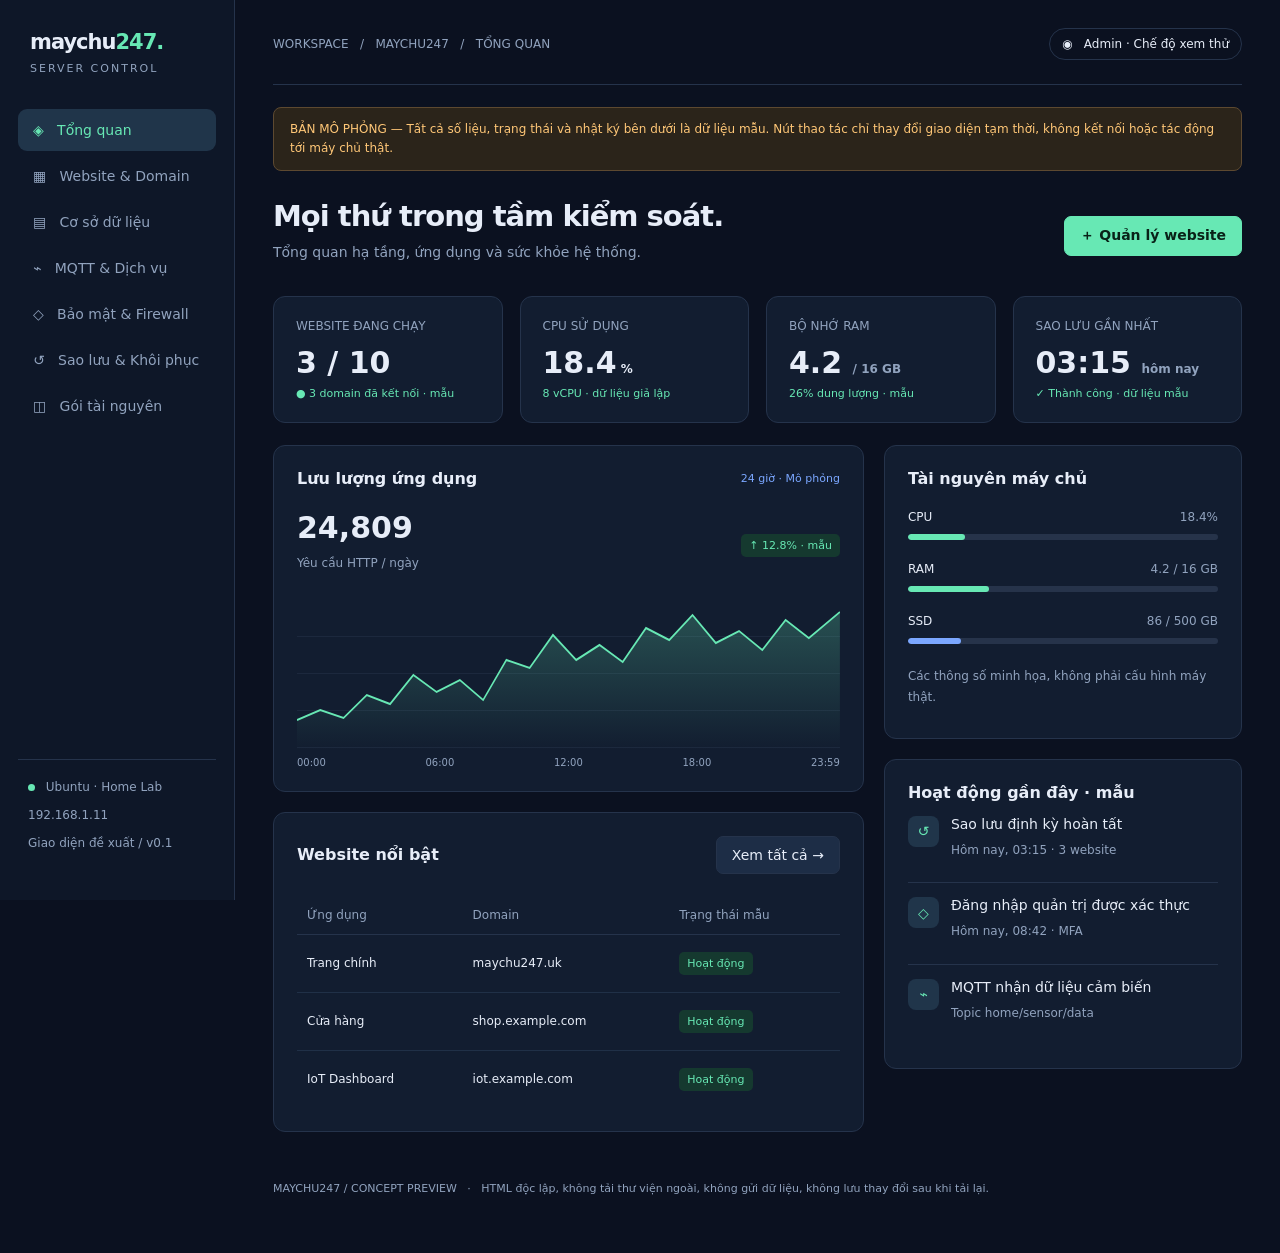
<file: homelab/portal-preview/index.html>
<!doctype html>
<html lang="vi"><head><meta charset="utf-8"><meta name="viewport" content="width=device-width,initial-scale=1"><title>MayChu247 · Bản mô phỏng quản trị</title>
<style>
:root{--bg:#0b1120;--panel:#121d30;--line:#25334b;--muted:#91a3be;--text:#e7edf8;--green:#67e8b4;--blue:#7ba7ff;--amber:#ffc777}*{box-sizing:border-box}body{margin:0;background:var(--bg);color:var(--text);font:14px system-ui,-apple-system,sans-serif}button,input,select{font:inherit}button{cursor:pointer}aside{width:235px;background:#0e1728;border-right:1px solid var(--line);position:fixed;inset:0 auto 0 0;padding:30px 18px;display:flex;flex-direction:column}.brand{font-size:21px;font-weight:800;letter-spacing:-1px;padding:0 12px}.brand span{color:var(--green)}.sub{color:var(--muted);font-size:11px;letter-spacing:2px;padding:8px 12px 30px}nav button{display:block;text-align:left;width:100%;background:none;border:0;color:var(--muted);padding:13px 15px;border-radius:9px;margin:4px 0}nav button.active{background:#20354a;color:var(--green)}nav button:hover{background:#1a2940;color:white}.sidefoot{margin-top:auto;border-top:1px solid var(--line);padding:20px 10px;color:var(--muted);font-size:12px}main{margin-left:235px;padding:28px 38px;max-width:1700px}.top{display:flex;justify-content:space-between;align-items:center;border-bottom:1px solid var(--line);padding-bottom:24px;gap:16px}.crumb{font-size:12px;color:var(--muted)}.chip{border:1px solid var(--line);padding:8px 12px;border-radius:30px;font-size:12px}.dot{display:inline-block;width:7px;height:7px;background:var(--green);border-radius:50%;margin-right:7px}.demo{background:#2b241a;border:1px solid #5d4930;color:var(--amber);padding:12px 16px;border-radius:8px;margin-top:22px;font-size:12px;line-height:1.6}.heading{display:flex;justify-content:space-between;align-items:center;gap:20px;margin:28px 0 23px}h1{font-size:29px;letter-spacing:-1px;margin:0 0 8px}h2{font-size:16px;margin:0}p{color:var(--muted);line-height:1.7;margin:8px 0}.btn{border:1px solid var(--line);border-radius:7px;background:#1d2d46;color:var(--text);padding:10px 15px}.btn.primary{background:var(--green);border-color:var(--green);color:#092218;font-weight:700}.btn:hover{filter:brightness(1.13)}.cards{display:grid;grid-template-columns:repeat(4,1fr);gap:17px;margin-bottom:22px}.card,.panel{background:var(--panel);border:1px solid var(--line);border-radius:12px}.card{padding:22px}.label{font-size:12px;color:var(--muted)}.value{font-size:30px;font-weight:650;margin:12px 0 7px}.hint{font-size:11px;color:var(--green)}.panels{display:grid;grid-template-columns:1.65fr 1fr;gap:20px}.panel{padding:23px;margin-bottom:20px;overflow:auto}.panelhead{display:flex;align-items:center;justify-content:space-between;margin-bottom:22px;gap:12px}table{border-collapse:collapse;width:100%;white-space:nowrap;text-align:left;font-size:12px}th{font-weight:500;color:var(--muted);padding:12px 10px;border-bottom:1px solid var(--line)}td{padding:17px 10px;border-bottom:1px solid #203047}tr:last-child td{border-bottom:0}.status{display:inline-block;font-size:11px;padding:5px 8px;border-radius:5px;background:#15392f;color:var(--green)}.status.warn{background:#3b3020;color:var(--amber)}.muted{color:var(--muted)}.bar{height:6px;background:#26334a;border-radius:5px;overflow:hidden;margin-top:10px}.bar span{display:block;height:100%;background:var(--green);border-radius:5px}.resource{margin:22px 0}.row{display:flex;justify-content:space-between;align-items:center;gap:12px}.chart{height:150px;position:relative;background:repeating-linear-gradient(to bottom,transparent,transparent 36px,#26334a 37px);margin:18px 0 7px}.chart svg{width:100%;height:100%}.axis{display:flex;justify-content:space-between;color:var(--muted);font-size:10px}.event{display:flex;gap:12px;padding:14px 0;border-bottom:1px solid var(--line)}.event:last-child{border:0}.icon{width:31px;height:31px;display:grid;place-items:center;background:#20354a;border-radius:8px;color:var(--green);flex-shrink:0}.small{font-size:12px}.two{display:grid;grid-template-columns:1fr 1fr;gap:20px}.view{display:none}.view.active{display:block}input,select{background:#0c1627;border:1px solid #34455f;color:white;border-radius:7px;padding:12px;width:100%;margin:8px 0 18px}label{font-size:12px;color:var(--muted)}.toggle{background:#34536a;color:white;border:0;border-radius:20px;min-width:64px;padding:7px 12px}.toggle.on{background:#195d48;color:#a6ffdb}.notice{border-left:3px solid var(--amber);padding:12px 16px;background:#25251f;color:#dcc5a0;font-size:12px;line-height:1.7;margin:18px 0}.package{padding:24px}.price{font-size:24px;margin:17px 0}.package ul{padding-left:18px;color:var(--muted);line-height:2}.package.selected{border-color:var(--green)}dialog{border:1px solid var(--line);border-radius:14px;background:var(--panel);color:var(--text);width:480px;max-width:95vw;padding:28px}dialog::backdrop{background:#000a}#toast{position:fixed;right:25px;bottom:25px;background:#1d483c;color:#c0ffe9;border:1px solid #43866f;padding:16px 22px;border-radius:9px;z-index:10;display:none;max-width:90vw}.foot{color:var(--muted);font-size:11px;margin:30px 0}.servicegrid{display:grid;grid-template-columns:repeat(3,1fr);gap:18px}.servicegrid .panel{margin:0}.terminal{font:12px/1.9 monospace;color:#9ee6c7;white-space:pre-wrap;background:#080f1b;padding:20px;border-radius:8px}.badge{font-size:11px;color:var(--blue)}@media(max-width:1050px){aside{width:190px}main{margin-left:190px;padding:24px}.cards{grid-template-columns:repeat(2,1fr)}.panels,.two{grid-template-columns:1fr}.servicegrid{grid-template-columns:1fr 1fr}}@media(max-width:650px){aside{position:static;width:auto;padding:20px}nav{display:flex;overflow:auto;margin-top:15px}nav button{white-space:nowrap;width:auto}.sub,.sidefoot{display:none}main{margin-left:0;padding:18px}.heading{align-items:flex-start;flex-direction:column}.cards{gap:10px}.card{padding:15px}.servicegrid{grid-template-columns:1fr}.top{flex-wrap:wrap}h1{font-size:25px}}
</style></head><body>
<aside><div class="brand">maychu<span>247.</span></div><div class="sub">SERVER CONTROL</div><nav aria-label="Điều hướng"><button class="active" data-view="overview">◈ &nbsp; Tổng quan</button><button data-view="sites">▦ &nbsp; Website & Domain</button><button data-view="database">▤ &nbsp; Cơ sở dữ liệu</button><button data-view="mqtt">⌁ &nbsp; MQTT & Dịch vụ</button><button data-view="security">◇ &nbsp; Bảo mật & Firewall</button><button data-view="backup">↺ &nbsp; Sao lưu & Khôi phục</button><button data-view="packages">◫ &nbsp; Gói tài nguyên</button></nav><div class="sidefoot"><span class="dot"></span> Ubuntu · Home Lab<br><br>192.168.1.11<br><br>Giao diện đề xuất / v0.1</div></aside>
<main><div class="top"><div class="crumb">WORKSPACE &nbsp; / &nbsp; MAYCHU247 &nbsp; / &nbsp; <span id="breadcrumb">TỔNG QUAN</span></div><div class="chip">◉ &nbsp; Admin · Chế độ xem thử</div></div><div class="demo">BẢN MÔ PHỎNG — Tất cả số liệu, trạng thái và nhật ký bên dưới là dữ liệu mẫu. Nút thao tác chỉ thay đổi giao diện tạm thời, không kết nối hoặc tác động tới máy chủ thật.</div>
<section id="overview" class="view active"><div class="heading"><div><h1>Mọi thứ trong tầm kiểm soát.</h1><p>Tổng quan hạ tầng, ứng dụng và sức khỏe hệ thống.</p></div><button class="btn primary" data-go="sites">＋ Quản lý website</button></div><div class="cards"><div class="card"><div class="label">WEBSITE ĐANG CHẠY</div><div class="value website-count">3 <span class="muted small">/ 10</span></div><div class="hint">● 3 domain đã kết nối · mẫu</div></div><div class="card"><div class="label">CPU SỬ DỤNG</div><div class="value">18.4<span class="small"> %</span></div><div class="hint">8 vCPU · dữ liệu giả lập</div></div><div class="card"><div class="label">BỘ NHỚ RAM</div><div class="value">4.2 <span class="small muted">/ 16 GB</span></div><div class="hint">26% dung lượng · mẫu</div></div><div class="card"><div class="label">SAO LƯU GẦN NHẤT</div><div class="value">03:15 <span class="small muted">hôm nay</span></div><div class="hint">✓ Thành công · dữ liệu mẫu</div></div></div><div class="panels"><div><div class="panel"><div class="panelhead"><h2>Lưu lượng ứng dụng</h2><span class="badge">24 giờ · Mô phỏng</span></div><div class="row"><div><span class="value">24,809</span><p class="small">Yêu cầu HTTP / ngày</p></div><span class="status">↑ 12.8% · mẫu</span></div><div class="chart"><svg viewBox="0 0 700 150" preserveAspectRatio="none" aria-label="Biểu đồ lưu lượng mẫu"><defs><linearGradient id="g" x1="0" y1="0" x2="0" y2="1"><stop offset="0" stop-color="#67e8b4" stop-opacity=".25"/><stop offset="1" stop-color="#67e8b4" stop-opacity="0"/></linearGradient></defs><path d="M0 120 L30 110 L60 118 L90 95 L120 104 L150 75 L180 92 L210 80 L240 100 L270 60 L300 68 L330 35 L360 60 L390 45 L420 62 L450 28 L480 40 L510 15 L540 43 L570 31 L600 50 L630 20 L660 38 L700 12 V150 H0Z" fill="url(#g)"/><path d="M0 120 L30 110 L60 118 L90 95 L120 104 L150 75 L180 92 L210 80 L240 100 L270 60 L300 68 L330 35 L360 60 L390 45 L420 62 L450 28 L480 40 L510 15 L540 43 L570 31 L600 50 L630 20 L660 38 L700 12" fill="none" stroke="#67e8b4" stroke-width="2"/></svg></div><div class="axis"><span>00:00</span><span>06:00</span><span>12:00</span><span>18:00</span><span>23:59</span></div></div><div class="panel"><div class="panelhead"><h2>Website nổi bật</h2><button class="btn" data-go="sites">Xem tất cả →</button></div><table><thead><tr><th>Ứng dụng</th><th>Domain</th><th>Trạng thái mẫu</th></tr></thead><tbody><tr><td>Trang chính</td><td>maychu247.uk</td><td><span class="status">Hoạt động</span></td></tr><tr><td>Cửa hàng</td><td>shop.example.com</td><td><span class="status">Hoạt động</span></td></tr><tr><td>IoT Dashboard</td><td>iot.example.com</td><td><span class="status">Hoạt động</span></td></tr></tbody></table></div></div><div><div class="panel"><h2>Tài nguyên máy chủ</h2><div class="resource"><div class="row"><span class="small">CPU</span><span class="small muted">18.4%</span></div><div class="bar"><span style="width:18.4%"></span></div></div><div class="resource"><div class="row"><span class="small">RAM</span><span class="small muted">4.2 / 16 GB</span></div><div class="bar"><span style="width:26%"></span></div></div><div class="resource"><div class="row"><span class="small">SSD</span><span class="small muted">86 / 500 GB</span></div><div class="bar"><span style="width:17%;background:var(--blue)"></span></div></div><p class="small">Các thông số minh họa, không phải cấu hình máy thật.</p></div><div class="panel"><h2>Hoạt động gần đây · mẫu</h2><div class="event"><div class="icon">↺</div><div>Sao lưu định kỳ hoàn tất<p class="small">Hôm nay, 03:15 · 3 website</p></div></div><div class="event"><div class="icon">◇</div><div>Đăng nhập quản trị được xác thực<p class="small">Hôm nay, 08:42 · MFA</p></div></div><div class="event"><div class="icon">⌁</div><div>MQTT nhận dữ liệu cảm biến<p class="small">Topic home/sensor/data</p></div></div></div></div></div></section>
<section id="sites" class="view"><div class="heading"><div><h1>Website & Domain</h1><p>Mỗi ứng dụng một môi trường PHP, SQL và mạng riêng.</p></div><button class="btn primary" id="new-site">＋ Tạo website mẫu</button></div><div class="panel"><div class="panelhead"><h2>Danh sách website</h2><span class="badge">Domain minh họa · Không tạo DNS</span></div><table><thead><tr><th>Tên website / Domain</th><th>Gói</th><th>PHP / SQL</th><th>Trạng thái mô phỏng</th><th>Thao tác mẫu</th></tr></thead><tbody id="site-list"></tbody></table></div><div class="two"><div class="panel"><h2>Thêm domain vào website</h2><p>Mô phỏng kiểm tra domain trước khi gắn vào ứng dụng.</p><label for="domain-input">Tên miền</label><input id="domain-input" placeholder="shop.example.com"><button class="btn" id="check-domain">Kiểm tra domain mẫu</button><p id="domain-result" class="small" role="status"></p></div><div class="panel"><h2>Cách ly dữ liệu</h2><p>Thiết kế đề xuất: mỗi site có PHP, MariaDB, secrets, network và volume riêng. Cấu hình thật được tạo qua create-site.py.</p><div class="notice">Docker dùng chung kernel. Khách hàng không tin cậy cần VM riêng. Giao diện này chưa có chức năng cấp hosting thật.</div></div></div></section>
<section id="database" class="view"><div class="heading"><div><h1>Cơ sở dữ liệu</h1><p>Quản lý SQL theo từng website, không công khai cổng database.</p></div><span class="chip">MariaDB · Dữ liệu mẫu</span></div><div class="panel"><table><thead><tr><th>Website</th><th>Database / User</th><th>Dung lượng mẫu</th><th>Mạng</th><th>Quản trị</th></tr></thead><tbody><tr><td>Trang chính</td><td>appdb / appuser</td><td>248 MB</td><td><span class="status">Nội bộ</span></td><td><button class="btn" data-demo="Mở Adminer qua SSH tunnel theo MULTISITE.md; bản mô phỏng không kết nối SQL.">Mở SQL Admin</button></td></tr><tr><td>Cửa hàng</td><td>appdb / appuser</td><td>1.2 GB</td><td><span class="status">Nội bộ riêng</span></td><td><button class="btn" data-demo="Đây chỉ là nút xem thử. Không có kết nối database.">Mở SQL Admin</button></td></tr><tr><td>IoT Dashboard</td><td>appdb / appuser</td><td>680 MB</td><td><span class="status">Nội bộ riêng</span></td><td><button class="btn" data-demo="Đây chỉ là nút xem thử. Không có kết nối database.">Mở SQL Admin</button></td></tr></tbody></table></div><div class="notice">Tên appdb/appuser có thể giống nhau vì mỗi site dùng DB instance riêng và mật khẩu khác nhau. Không có mật khẩu thật trong file này.</div></section>
<section id="mqtt" class="view"><div class="heading"><div><h1>MQTT & Dịch vụ</h1><p>Kết nối thiết bị, giám sát ứng dụng và quản lý mã nguồn.</p></div><span class="chip">Không có kết nối trực tiếp</span></div><div class="servicegrid"><div class="panel"><div class="row"><h2>Mosquitto MQTT</h2><span class="status">Mẫu: Online</span></div><p>TCP nội bộ 1883 · WebSocket 9001</p><p>12 thiết bị · 86 message/phút (giả lập)</p><button class="btn" id="mqtt-send">Gửi payload thử trên giao diện</button></div><div class="panel"><h2>Uptime Kuma</h2><p>HTTP, TCP, MQTT và thông báo khi có sự cố.</p><button class="btn" data-demo="Trong bản thật: truy cập Kuma qua SSH hoặc Cloudflare Access, tạo monitor và thử cảnh báo.">Xem giám sát mẫu</button></div><div class="panel"><h2>File Manager</h2><p>Quản lý mã PHP, thư mục public và tải file lên.</p><button class="btn" data-demo="Bản mô phỏng không đọc hoặc ghi file máy chủ. Bản thật dùng File Browser với quyền giới hạn.">Mở trình quản lý mẫu</button></div></div><div class="panel" style="margin-top:20px"><h2>MQTT log · giả lập cục bộ</h2><p class="small">Không publish tới broker, không ghi database.</p><div class="terminal" id="mqtt-log">[DEMO] Broker simulation ready.
[DEMO] Topic: home/sensor/data
[DEMO] {"device_id":"ESP32_01","temp":30.5,"hum":70}</div></div></section>
<section id="security" class="view"><div class="heading"><div><h1>Bảo mật & Firewall</h1><p>Kiểm soát truy cập nhiều lớp. Không có mức an toàn tuyệt đối.</p></div><button class="btn" data-demo="Bản thật: chạy security-audit.sh qua SSH. Không có thao tác quét máy chủ trong bản HTML này.">Kiểm tra mẫu</button></div><div class="two"><div class="panel"><div class="panelhead"><h2>Chính sách bảo vệ · minh họa</h2><span class="badge">Không áp dụng thật</span></div><div class="event row"><div>Access MFA<p class="small">Trang quản trị và tài khoản đặc quyền</p></div><button class="toggle on" aria-pressed="true">Bật</button></div><div class="event row"><div>SSH key only<p class="small">Tắt password sau khi thử key dự phòng</p></div><button class="toggle on" aria-pressed="true">Bật</button></div><div class="event row"><div>Giới hạn đăng nhập<p class="small">Chính sách mẫu chống thử mật khẩu</p></div><button class="toggle on" aria-pressed="true">Bật</button></div><div class="event row"><div>WAF / Rate limiting<p class="small">Tùy gói Cloudflare và ứng dụng</p></div><button class="toggle" aria-pressed="false">Tắt</button></div><div class="notice">Các công tắc chỉ đổi trạng thái minh họa trong tab này, không lưu và không bảo vệ máy chủ.</div></div><div class="panel"><h2>Quản trị hệ điều hành</h2><p>Cockpit: tài khoản, dịch vụ, nhật ký, tài nguyên. Firewall GUI có khi host sử dụng firewalld.</p><button class="btn" data-demo="Trong bản thật: cài Cockpit theo SECURITY.md và mở qua SSH tunnel. Bản xem thử không mở dịch vụ nào.">Mô phỏng mở Cockpit</button><div class="notice">Không bật firewalld chồng UFW. Published ports của Docker cần kiểm tra riêng. Trước thay đổi mạng: có console cứu hộ và phiên SSH thứ hai.</div><p>Khuyến nghị: loopback mặc định, SQL không publish, MQTT qua mạng tin cậy/VPN, admin qua MFA.</p></div></div><div class="panel"><div class="panelhead"><h2>Quy tắc mạng · thiết kế mẫu</h2><button class="btn" id="add-rule">＋ Thêm quy tắc mẫu</button></div><table><thead><tr><th>Dịch vụ</th><th>Nguồn</th><th>Cổng</th><th>Chính sách mẫu</th></tr></thead><tbody id="rules"><tr><td>SSH</td><td>VPN / IP quản trị</td><td>22 TCP</td><td><span class="status">Cho phép có giới hạn</span></td></tr><tr><td>Cockpit</td><td>Loopback</td><td>9090 TCP</td><td><span class="status">Nội bộ</span></td></tr><tr><td>MariaDB</td><td>Mạng Docker riêng</td><td>3306 TCP</td><td><span class="status warn">Không publish host</span></td></tr><tr><td>Web public</td><td>Cloudflare Tunnel outbound</td><td>Không mở inbound host</td><td><span class="status">Qua Tunnel</span></td></tr></tbody></table></div></section>
<section id="backup" class="view"><div class="heading"><div><h1>Sao lưu & Khôi phục</h1><p>Chụp dữ liệu nhất quán, lưu nhiều phiên bản và diễn tập phục hồi.</p></div><button class="btn primary" id="backup-now">↺ Sao lưu mẫu ngay</button></div><div class="cards"><div class="card"><div class="label">LỊCH SAO LƯU MẪU</div><div class="value">03:15</div><div class="hint">Hằng ngày · giờ máy chủ</div></div><div class="card"><div class="label">LƯU GIỮ MẪU</div><div class="value">14 <span class="small">ngày</span></div><div class="hint">Bản cục bộ</div></div><div class="card"><div class="label">OFFSITE</div><div class="value" style="font-size:20px;color:var(--amber)">Chưa cấu hình</div><p class="small">Cần đích lưu và mã hóa</p></div><div class="card"><div class="label">RESTORE TEST</div><div class="value" style="font-size:20px">Chưa xác minh</div><p class="small">Diễn tập trên VM riêng</p></div></div><div class="panel"><h2>Snapshot · dữ liệu minh họa</h2><table><thead><tr><th>Thời gian</th><th>Phạm vi</th><th>Kích thước mẫu</th><th>Kết quả mẫu</th><th>Thao tác</th></tr></thead><tbody id="snapshots"><tr><td>Hôm nay · 03:15</td><td>Stack chính + 3 site</td><td>2.8 GB</td><td><span class="status">Checksum hợp lệ</span></td><td><button class="btn restore">Thử khôi phục mẫu</button></td></tr><tr><td>Hôm qua · 03:15</td><td>Stack chính + 3 site</td><td>2.7 GB</td><td><span class="status">Checksum hợp lệ</span></td><td><button class="btn restore">Thử khôi phục mẫu</button></td></tr></tbody></table></div><div class="notice">Backup thực có dừng PHP/MQTT ngắn. Cùng ổ đĩa không chống mất ổ/ransomware. Không tự khôi phục production định kỳ; chỉ diễn tập trên máy thử. Không có file snapshot thật trong bản xem trước.</div></section>
<section id="packages" class="view"><div class="heading"><div><h1>Gói tài nguyên</h1><p>Mẫu phân bổ cho nhiều website. Không phải bảng giá hay cam kết hiệu năng.</p></div><span class="chip">Không áp quota đĩa</span></div><div class="servicegrid"><div class="panel package"><span class="badge">DỰ ÁN NHỎ</span><h2 class="price">Starter</h2><ul><li>PHP: 0.5 CPU / 256 MB</li><li>SQL: 0.5 CPU / 512 MB</li><li>30 kết nối DB</li><li>Network / secrets riêng</li></ul><button class="btn choose" data-package="starter">Chọn mẫu gói này</button></div><div class="panel package selected"><span class="badge">ỨNG DỤNG KINH DOANH</span><h2 class="price">Business</h2><ul><li>PHP: 1 CPU / 512 MB</li><li>SQL: 1 CPU / 1 GB</li><li>60 kết nối DB</li><li>Network / secrets riêng</li></ul><button class="btn primary choose" data-package="business">Chọn mẫu gói này</button></div><div class="panel package"><span class="badge">CẦN THẨM ĐỊNH RIÊNG</span><h2 class="price">Critical</h2><ul><li>PHP: 2 CPU / 1 GB</li><li>SQL: 2 CPU / 2 GB</li><li>100 kết nối DB</li><li>Chưa bao gồm HA / SLA</li></ul><button class="btn choose" data-package="critical">Chọn mẫu gói này</button></div></div><div class="notice">Chọn gói chỉ điền sẵn biểu mẫu minh họa. CPU/RAM giới hạn container không phải tài nguyên được bảo đảm. Cần dự phòng tài nguyên cho OS, giám sát, backup và load-test từng ứng dụng.</div></section>
<div class="foot">MAYCHU247 / CONCEPT PREVIEW &nbsp; · &nbsp; HTML độc lập, không tải thư viện ngoài, không gửi dữ liệu, không lưu thay đổi sau khi tải lại.</div></main>
<dialog id="site-dialog"><form id="site-form"><div class="row"><h2>Tạo website · mô phỏng</h2><button type="button" class="btn" id="close-site" aria-label="Đóng">×</button></div><p>Không tạo container, DNS hoặc dữ liệu thật.</p><label for="site-name">Tên website</label><input id="site-name" required maxlength="50" placeholder="Cửa hàng của tôi"><label for="site-domain">Domain</label><input id="site-domain" required placeholder="shop.example.com"><label for="site-package">Gói tài nguyên</label><select id="site-package"><option value="starter">Starter</option><option value="business" selected>Business</option><option value="critical">Critical</option></select><p id="form-error" style="color:var(--amber)" role="alert"></p><button class="btn primary" type="submit">Tạo trong bản mô phỏng</button></form></dialog>
<dialog id="rule-dialog"><form id="rule-form"><h2>Thêm quy tắc · mô phỏng</h2><p>Không sửa firewall thật.</p><label for="rule-service">Dịch vụ</label><input id="rule-service" required maxlength="40" placeholder="MQTT LAN"><label for="rule-source">Nguồn được phép (mô tả mẫu)</label><input id="rule-source" required maxlength="60" placeholder="192.168.1.0/24"><label for="rule-port">Cổng TCP</label><input id="rule-port" type="number" min="1" max="65535" required placeholder="1884"><div class="row"><button class="btn" type="button" id="close-rule">Hủy</button><button class="btn primary" type="submit">Thêm vào bảng mẫu</button></div></form></dialog>
<dialog id="restore-dialog"><h2>Diễn tập khôi phục · mô phỏng</h2><p>Trong hệ thống thật, khôi phục có thể ghi đè dữ liệu. Chỉ thử trên VM riêng, kiểm tra checksum và có backup hiện trạng.</p><div class="notice">Bản HTML không có dữ liệu để phục hồi và không chạy lệnh máy chủ.</div><div class="row"><button class="btn" id="close-restore">Đóng</button><button class="btn primary" id="confirm-restore">Chạy mô phỏng</button></div></dialog><div id="toast" role="status" aria-live="polite"></div>
<script>
'use strict';
const $=s=>document.querySelector(s);let timer;const sites=[{name:'Trang chính',domain:'maychu247.uk',plan:'business',running:true},{name:'Cửa hàng',domain:'shop.example.com',plan:'business',running:true},{name:'IoT Dashboard',domain:'iot.example.com',plan:'starter',running:true}];
function toast(msg){$('#toast').textContent=msg;$('#toast').style.display='block';clearTimeout(timer);timer=setTimeout(()=>$('#toast').style.display='none',4500)}
function go(id){document.querySelectorAll('.view').forEach(v=>v.classList.toggle('active',v.id===id));document.querySelectorAll('nav button').forEach(b=>b.classList.toggle('active',b.dataset.view===id));$('#breadcrumb').textContent=document.querySelector('nav [data-view="'+id+'"]').textContent.trim().slice(1).trim().toUpperCase()}
document.querySelectorAll('[data-view]').forEach(b=>b.onclick=()=>go(b.dataset.view));document.querySelectorAll('[data-go]').forEach(b=>b.onclick=()=>go(b.dataset.go));document.querySelectorAll('[data-demo]').forEach(b=>b.onclick=()=>toast(b.dataset.demo));
function cell(row,text){const c=document.createElement('td');c.textContent=text;row.append(c);return c}
function renderSites(){const list=$('#site-list');list.replaceChildren();sites.forEach((site,i)=>{const r=document.createElement('tr');const c=cell(r,site.name);const p=document.createElement('p');p.className='small';p.textContent=site.domain;c.append(p);cell(r,site.plan.toUpperCase());cell(r,'PHP / MariaDB riêng');const st=cell(r,'');const badge=document.createElement('span');badge.className='status'+(site.running?'':' warn');badge.textContent=site.running?'Đang chạy · mẫu':'Đã dừng · mẫu';st.append(badge);const act=cell(r,'');const btn=document.createElement('button');btn.className='btn';btn.textContent=site.running?'Dừng mẫu':'Chạy mẫu';btn.onclick=()=>{sites[i].running=!site.running;renderSites();toast('Đã đổi trạng thái mô phỏng. Không tác động máy chủ.')};act.append(btn);list.append(r)});$('.website-count').textContent=sites.filter(s=>s.running).length+' / 10'}renderSites();
const validDomain=v=>v.length<=253&&v.includes('.')&&v.split('.').every(x=>/^[a-z0-9](?:[a-z0-9-]{0,61}[a-z0-9])?$/i.test(x));
$('#new-site').onclick=()=>{$('#form-error').textContent='';$('#site-dialog').showModal()};$('#close-site').onclick=()=>$('#site-dialog').close();
$('#site-form').onsubmit=e=>{e.preventDefault();const name=$('#site-name').value.trim(),domain=$('#site-domain').value.trim().toLowerCase();if(!name||!validDomain(domain)){$('#form-error').textContent='Nhập tên và domain hợp lệ, không gồm https:// hoặc đường dẫn.';return}if(sites.some(s=>s.domain===domain)){$('#form-error').textContent='Domain này đã có trong danh sách mẫu.';return}if(sites.length>=10){$('#form-error').textContent='Bản mô phỏng giới hạn 10 website.';return}sites.push({name,domain,plan:$('#site-package').value,running:true});renderSites();$('#site-dialog').close();$('#site-form').reset();toast('Đã thêm website vào bản xem trước, chưa tạo website thật.')};
$('#check-domain').onclick=()=>{$('#domain-result').textContent=validDomain($('#domain-input').value.trim())?'Cú pháp domain hợp lệ. Chưa kiểm tra DNS, quyền sở hữu hoặc kết nối máy chủ.':'Domain chưa hợp lệ. Ví dụ: shop.example.com'};
document.querySelectorAll('.choose').forEach(b=>b.onclick=()=>{$('#site-package').value=b.dataset.package;go('sites');$('#new-site').click()});
document.querySelectorAll('.toggle').forEach(b=>b.onclick=()=>{const on=b.classList.toggle('on');b.textContent=on?'Bật':'Tắt';b.setAttribute('aria-pressed',String(on));toast('Chỉ thay đổi công tắc minh họa; chính sách máy chủ không đổi.')});
let messages=0;$('#mqtt-send').onclick=()=>{messages++;$('#mqtt-log').textContent+='\n[DEMO #'+messages+'] home/sensor/data {"device_id":"ESP32_01","temp":30.5,"hum":70}';if(messages>30){$('#mqtt-log').textContent='[DEMO] Đã rút gọn log mẫu. Không có dữ liệu gửi ra ngoài.';messages=0}toast('Đã thêm dòng log cục bộ, không publish MQTT.')};
$('#add-rule').onclick=()=>$('#rule-dialog').showModal();$('#close-rule').onclick=()=>$('#rule-dialog').close();$('#rule-form').onsubmit=e=>{e.preventDefault();const r=document.createElement('tr');cell(r,$('#rule-service').value.trim());cell(r,$('#rule-source').value.trim());cell(r,$('#rule-port').value+' TCP');cell(r,'Cho phép · chỉ mô phỏng');$('#rules').append(r);$('#rule-dialog').close();$('#rule-form').reset();toast('Đã thêm hàng vào bảng, không sửa firewall thật.')};
function restore(){ $('#restore-dialog').showModal() }document.querySelectorAll('.restore').forEach(b=>b.onclick=restore);$('#close-restore').onclick=()=>$('#restore-dialog').close();$('#confirm-restore').onclick=()=>{$('#restore-dialog').close();toast('Mô phỏng hoàn tất. Không chạy restore hoặc thay đổi dữ liệu.')};
$('#backup-now').onclick=()=>{const r=document.createElement('tr');cell(r,'Vừa tạo trong tab này');cell(r,'Snapshot giả lập');cell(r,'Không có file thật');cell(r,'Mô phỏng hoàn tất');const c=cell(r,'');const b=document.createElement('button');b.className='btn';b.textContent='Thử khôi phục mẫu';b.onclick=restore;c.append(b);$('#snapshots').prepend(r);toast('Đã thêm snapshot giả lập. Không có sao lưu thực tế.')};
</script></body></html>
</file>
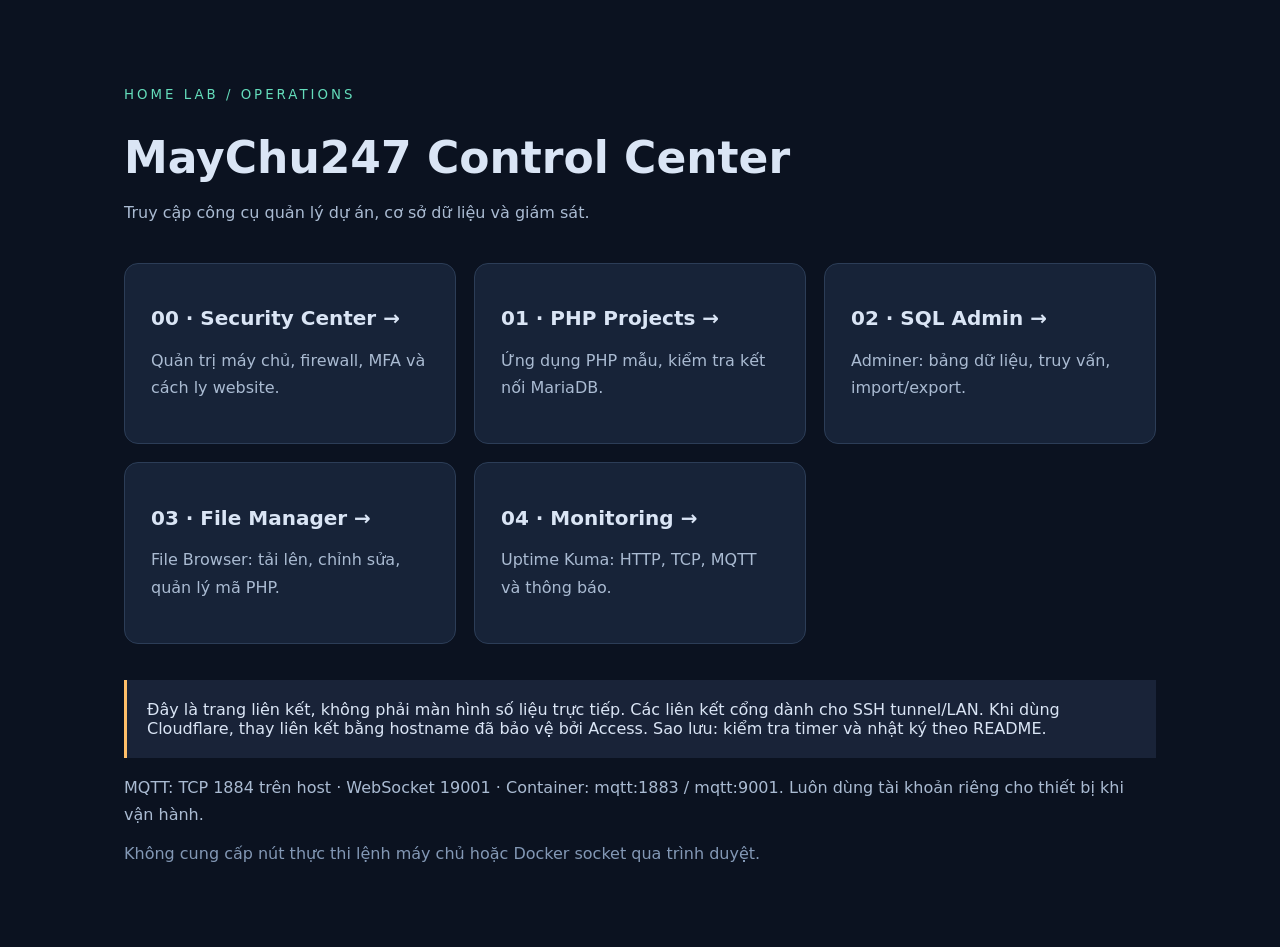
<file: homelab/portal/index.html>
<!doctype html><html lang="vi"><meta charset="utf-8"><meta name="viewport" content="width=device-width,initial-scale=1"><title>MayChu247 · Operations</title>
<style>*{box-sizing:border-box}body{margin:0;background:#0b1220;color:#dae5f5;font:16px system-ui}main{max-width:1080px;margin:60px auto;padding:24px}small{color:#64ddbb;letter-spacing:3px}h1{font-size:44px;margin-bottom:10px}.grid{display:grid;grid-template-columns:repeat(auto-fit,minmax(260px,1fr));gap:18px;margin:36px 0}a{display:block;padding:26px;background:#172338;border:1px solid #2c3d57;border-radius:14px;color:inherit;text-decoration:none}a:hover{border-color:#64ddbb}h2{font-size:20px}p{line-height:1.7;color:#aabbd2}.notice{padding:20px;border-left:3px solid #ffbf69;background:#192338}footer{color:#8398b5}</style>
<main><small>HOME LAB / OPERATIONS</small><h1>MayChu247 Control Center</h1><p>Truy cập công cụ quản lý dự án, cơ sở dữ liệu và giám sát.</p>
<div class="grid"><a href="/security.html"><h2>00 · Security Center →</h2><p>Quản trị máy chủ, firewall, MFA và cách ly website.</p></a><a data-port="18080"><h2>01 · PHP Projects →</h2><p>Ứng dụng PHP mẫu, kiểm tra kết nối MariaDB.</p></a><a data-port="18081"><h2>02 · SQL Admin →</h2><p>Adminer: bảng dữ liệu, truy vấn, import/export.</p></a><a data-port="18082"><h2>03 · File Manager →</h2><p>File Browser: tải lên, chỉnh sửa, quản lý mã PHP.</p></a><a data-port="13001"><h2>04 · Monitoring →</h2><p>Uptime Kuma: HTTP, TCP, MQTT và thông báo.</p></a></div>
<div class="notice">Đây là trang liên kết, không phải màn hình số liệu trực tiếp. Các liên kết cổng dành cho SSH tunnel/LAN. Khi dùng Cloudflare, thay liên kết bằng hostname đã bảo vệ bởi Access. Sao lưu: kiểm tra timer và nhật ký theo README.</div><p>MQTT: TCP 1884 trên host · WebSocket 19001 · Container: mqtt:1883 / mqtt:9001. Luôn dùng tài khoản riêng cho thiết bị khi vận hành.</p><footer>Không cung cấp nút thực thi lệnh máy chủ hoặc Docker socket qua trình duyệt.</footer></main>
<script>document.querySelectorAll('[data-port]').forEach(a=>{const u=new URL(location.href);u.port=a.dataset.port;u.pathname='/';u.search='';u.hash='';a.href=u.href;});</script></html>
</file>
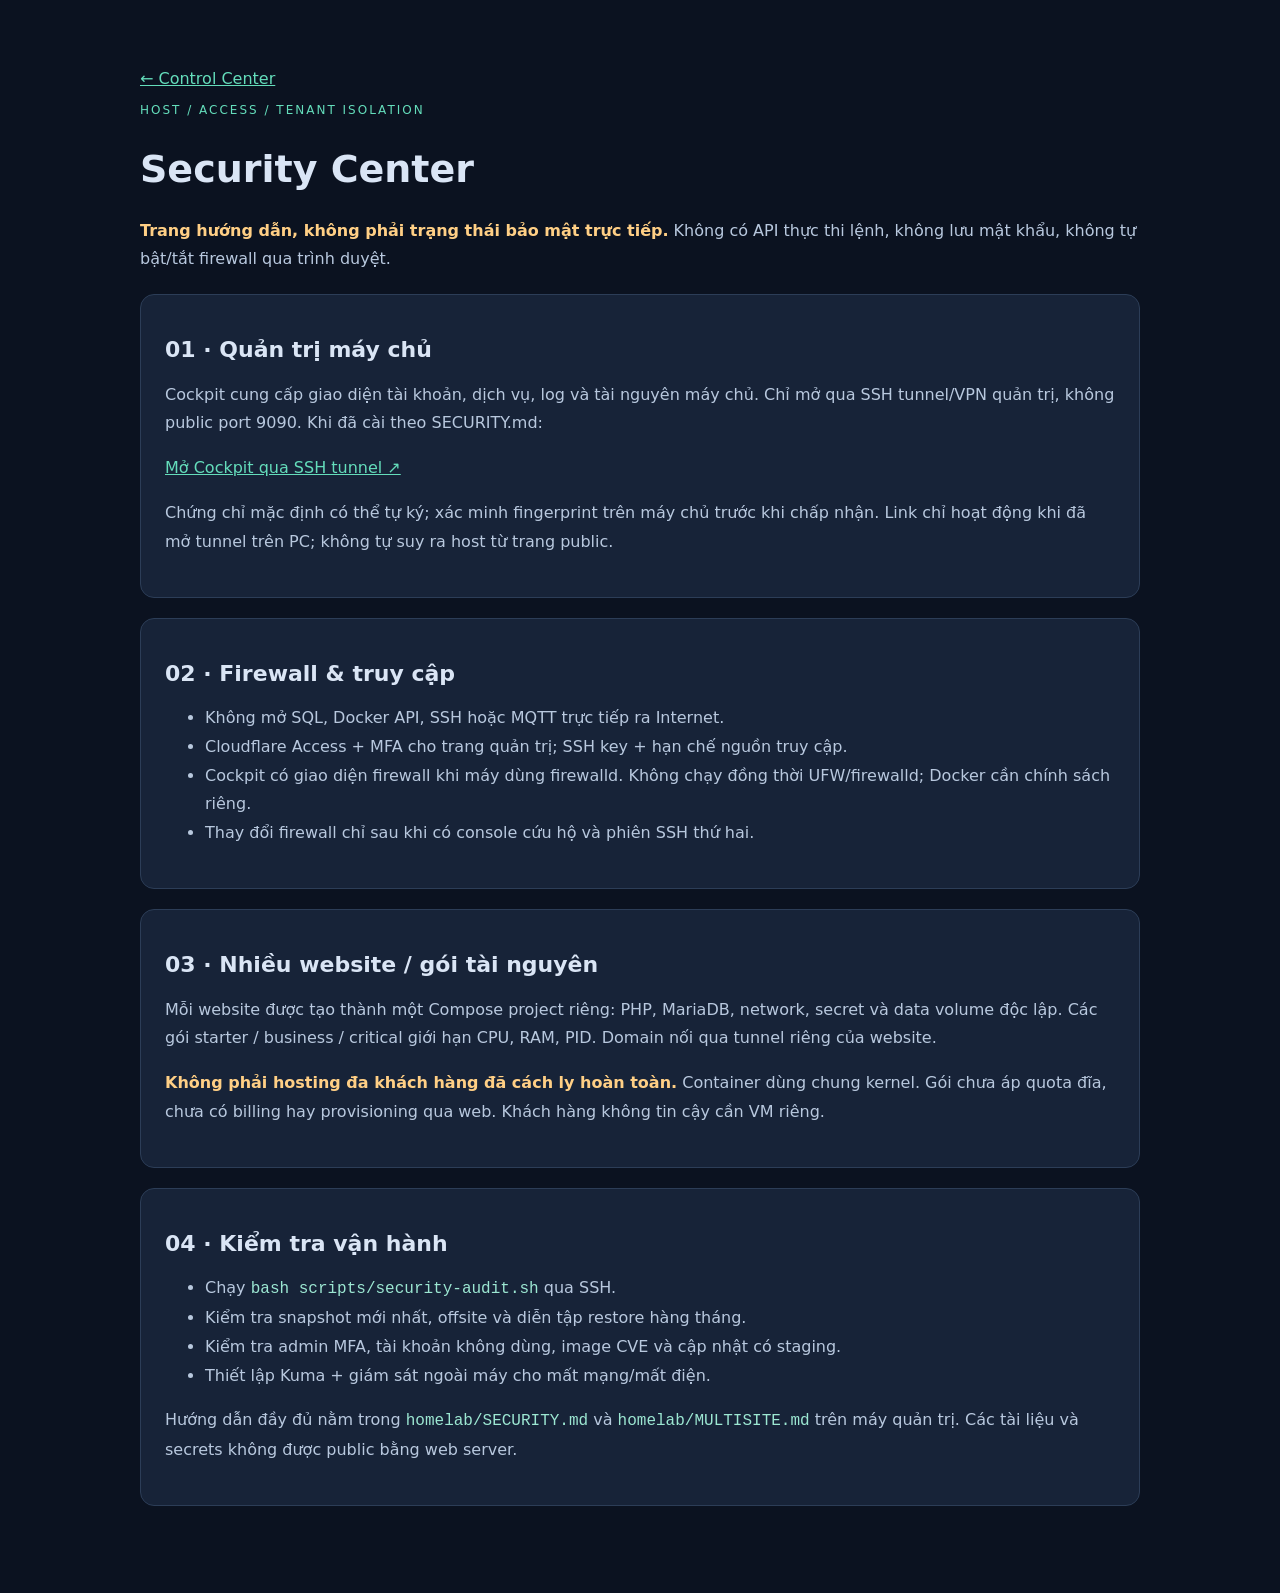
<file: homelab/portal/security.html>
<!doctype html><html lang="vi"><meta charset="utf-8"><meta name="viewport" content="width=device-width,initial-scale=1"><title>Security Center · MayChu247</title>
<style>body{margin:0;background:#0b1220;color:#dae5f5;font:16px system-ui}main{max-width:1000px;margin:45px auto;padding:24px}a{color:#64ddbb}h1{font-size:38px}h2{font-size:22px}section{background:#172338;border:1px solid #2c3d57;border-radius:14px;padding:24px;margin:20px 0}p,li{line-height:1.8;color:#b8c8de}code{color:#9ce7d2}strong{color:#ffcf85}.tag{font-size:12px;letter-spacing:2px;color:#64ddbb}button{background:#283e56;color:white;border:0;padding:12px;border-radius:8px;cursor:pointer}</style>
<main><a href="/">← Control Center</a><p class="tag">HOST / ACCESS / TENANT ISOLATION</p><h1>Security Center</h1>
<p><strong>Trang hướng dẫn, không phải trạng thái bảo mật trực tiếp.</strong> Không có API thực thi lệnh, không lưu mật khẩu, không tự bật/tắt firewall qua trình duyệt.</p>
<section><h2>01 · Quản trị máy chủ</h2><p>Cockpit cung cấp giao diện tài khoản, dịch vụ, log và tài nguyên máy chủ. Chỉ mở qua SSH tunnel/VPN quản trị, không public port 9090. Khi đã cài theo SECURITY.md:</p><p><a id="cockpit" href="https://localhost:19090" rel="noreferrer" target="_blank">Mở Cockpit qua SSH tunnel ↗</a></p><p>Chứng chỉ mặc định có thể tự ký; xác minh fingerprint trên máy chủ trước khi chấp nhận. Link chỉ hoạt động khi đã mở tunnel trên PC; không tự suy ra host từ trang public.</p></section>
<section><h2>02 · Firewall & truy cập</h2><ul><li>Không mở SQL, Docker API, SSH hoặc MQTT trực tiếp ra Internet.</li><li>Cloudflare Access + MFA cho trang quản trị; SSH key + hạn chế nguồn truy cập.</li><li>Cockpit có giao diện firewall khi máy dùng firewalld. Không chạy đồng thời UFW/firewalld; Docker cần chính sách riêng.</li><li>Thay đổi firewall chỉ sau khi có console cứu hộ và phiên SSH thứ hai.</li></ul></section>
<section><h2>03 · Nhiều website / gói tài nguyên</h2><p>Mỗi website được tạo thành một Compose project riêng: PHP, MariaDB, network, secret và data volume độc lập. Các gói starter / business / critical giới hạn CPU, RAM, PID. Domain nối qua tunnel riêng của website.</p><p><strong>Không phải hosting đa khách hàng đã cách ly hoàn toàn.</strong> Container dùng chung kernel. Gói chưa áp quota đĩa, chưa có billing hay provisioning qua web. Khách hàng không tin cậy cần VM riêng.</p></section>
<section><h2>04 · Kiểm tra vận hành</h2><ul><li>Chạy <code>bash scripts/security-audit.sh</code> qua SSH.</li><li>Kiểm tra snapshot mới nhất, offsite và diễn tập restore hàng tháng.</li><li>Kiểm tra admin MFA, tài khoản không dùng, image CVE và cập nhật có staging.</li><li>Thiết lập Kuma + giám sát ngoài máy cho mất mạng/mất điện.</li></ul><p>Hướng dẫn đầy đủ nằm trong <code>homelab/SECURITY.md</code> và <code>homelab/MULTISITE.md</code> trên máy quản trị. Các tài liệu và secrets không được public bằng web server.</p></section></main></html>
</file>
